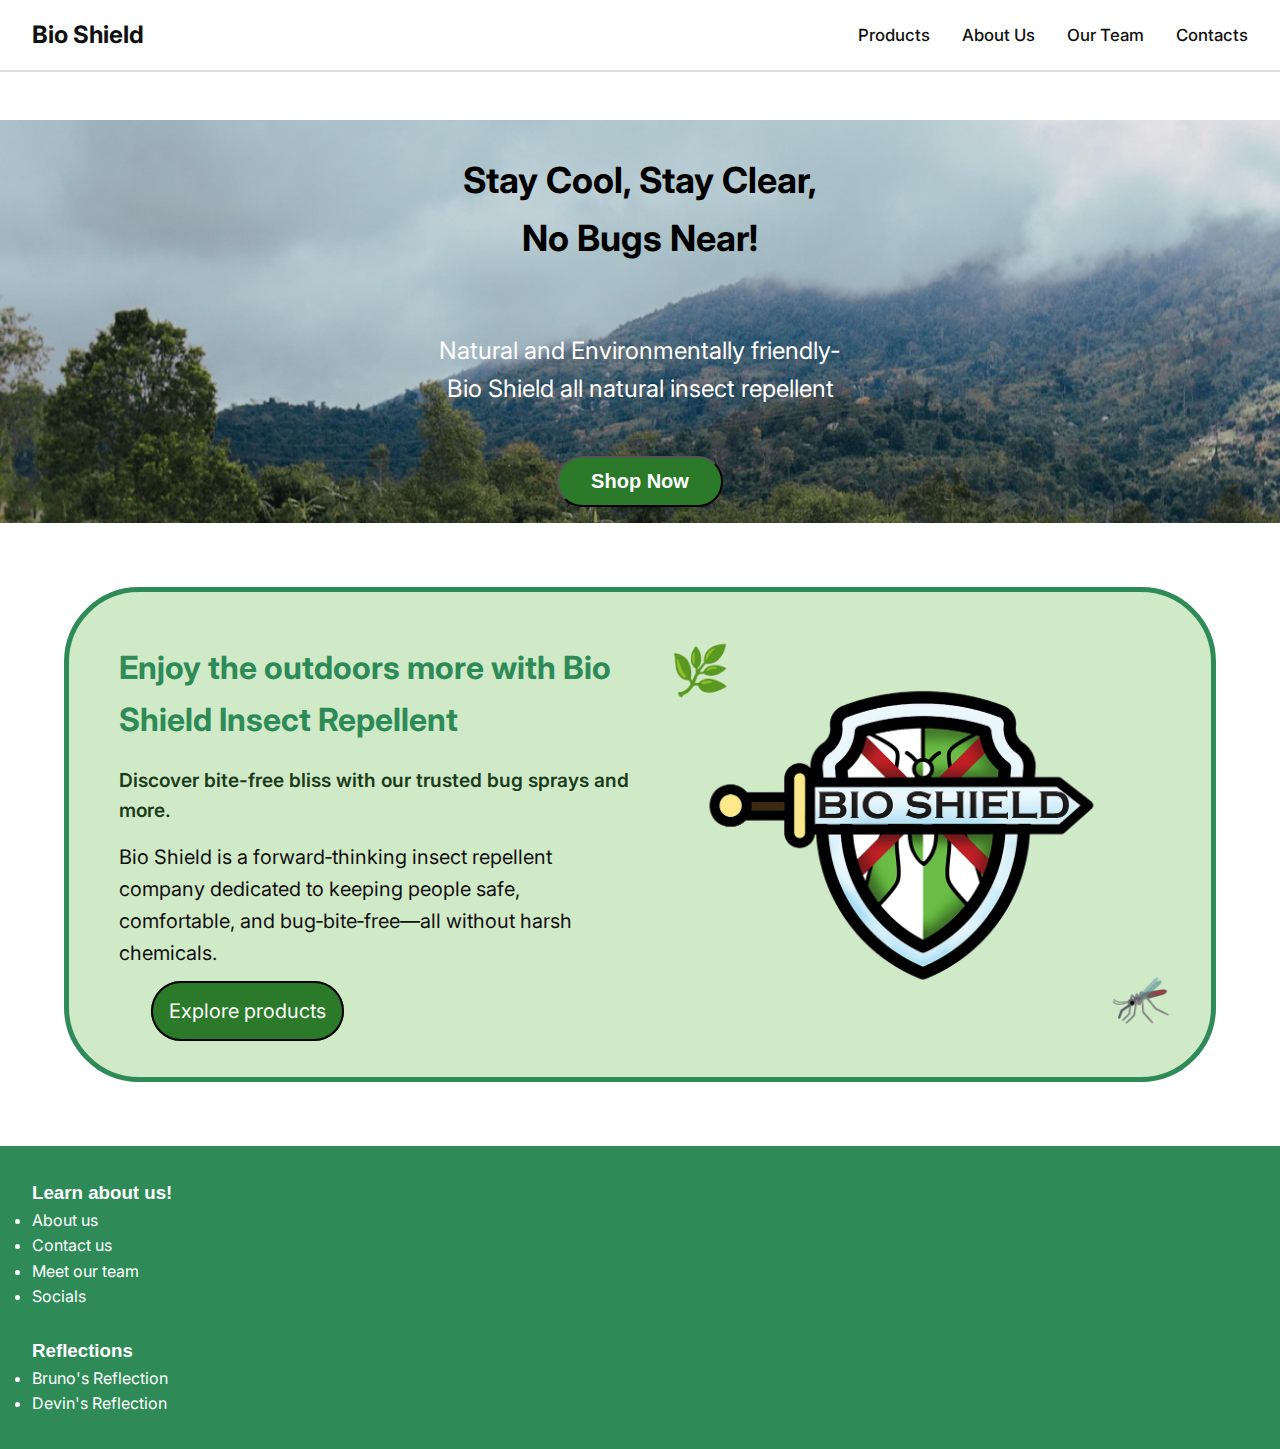
<file: index.html>
<!DOCTYPE html>
<html lang="en">
<head>
  <meta charset="UTF-8" />
  <meta name="viewport" content="width=device-width, initial-scale=1" />
  <title>Bio Shield-Home</title>
  <link rel="stylesheet" href="styles.css" />
  <link href="https://fonts.googleapis.com/css2?family=Inter:wght@400;700&display=swap" rel="stylesheet" />
</head>
<style>
    .left {
      flex: 1;
      min-width: 300px;
      padding: 20px;
    }

    .left h1 {
      color: #2e8b57;
      font-size: 2rem;
      margin-bottom: 20px;
    }

    .left h2 {
      color: #1a3c1a;
      font-size: 1.2rem;
      font-weight: 600;
      margin-bottom: 15px;
    }

    .left p {
      font-size: 1.25rem;
      line-height: 1.6;
    }

    .right {
      flex: 1;
      min-width: 300px;
      display: flex;
      justify-content: center;
      align-items: center;
      position: relative;
    }

    .logo-circle {
      width: 150px;
      height: 150px;
      background-color: #2e8b57;
      color: white;
      font-size: 2rem;
      font-weight: bold;
      display: flex;
      justify-content: center;
      align-items: center;
      border-radius: 50%;
    }

    /* Decorative elements */
    .decorative {
      position: absolute;
      font-size: 3rem;
      color: #a0d3a0;
    }

    .top-left {
      top: 10px;
      left: 10px;
    }

    .bottom-right {
      bottom: 10px;
      right: 10px;
    }
  </style>
<body>
  <!--This is for the top navigation bar (needs to edited)-->
  <header>
    <nav class="navbar">
      <div class="logo"><a href="../index.html">Bio Shield</a></div>
      <ul class="nav-links">
        <li><a href="Product/products.html">Products</a></li>
        <li><a href="About/about.html">About Us</a></li>
        <li><a href="Team/team.html">Our Team</a></li>
        <li><a href="Contact/Contact.html">Contacts</a></li>
      </ul>
    </nav>
  </header>
  <!--Below is the heading and CTA, the background needs fixing and needs a transparent black filter-->
  <div class="BG1">
  <main>
    <section class="hero">
      <div class="top"><h1>Stay Cool, Stay Clear, 
        No Bugs Near!</h1></div>
      <p>Natural and Environmentally friendly- Bio Shield all natural insect repellent</p>
      <button class="Shp-Btn"><a href="Product/products.html">Shop Now</a></button>
    </section>
  </main>
</div>
<!--Below is the decoration contanier (could be resized)-->
  <div class="container">
    <div class="left">
      <h1>Enjoy the outdoors more with Bio Shield Insect Repellent</h1>
      <h2>Discover bite-free bliss with our trusted bug sprays and more.</h2>
      <p>
        Bio Shield is a forward‑thinking insect repellent company dedicated to keeping people safe, comfortable, and bug‑bite‑free—all without harsh chemicals. 
      </p>
    </br>
      <a href="Product/products.html" class="btn">Explore products</a>
    </div>
    <div class="right">
      <img src="Images/Shield logos.png" width="489">
      <div class="decorative top-left">🌿</div>
      <div class="decorative bottom-right">🦟</div>
    </div>
  </div>
  <!-- The ending of the page-->
   <!-- Below is the socials tab-->
  <div class="bg2">
    <div class="BtmLinks">
      <h3>Learn about us!</h3>
      <ul>
      <li><a href="About/about.html">About us</a></li>
      <li><a href="Contact/Contact.html">Contact us</a></li>
      <li><a href="Team/team.html">Meet our team</a></li>
      <li>Socials</li>
      <br>
      <h3>Reflections</h3>
      <li><a href="Reflection.html/Bruno.html">Bruno's Reflection</a></li>
      <li><a href="Reflection.html/Devin.html">Devin's Reflection</a></li>
     </ul>
    </div>
  </div>
  </div>
</body>
</html>
</file>
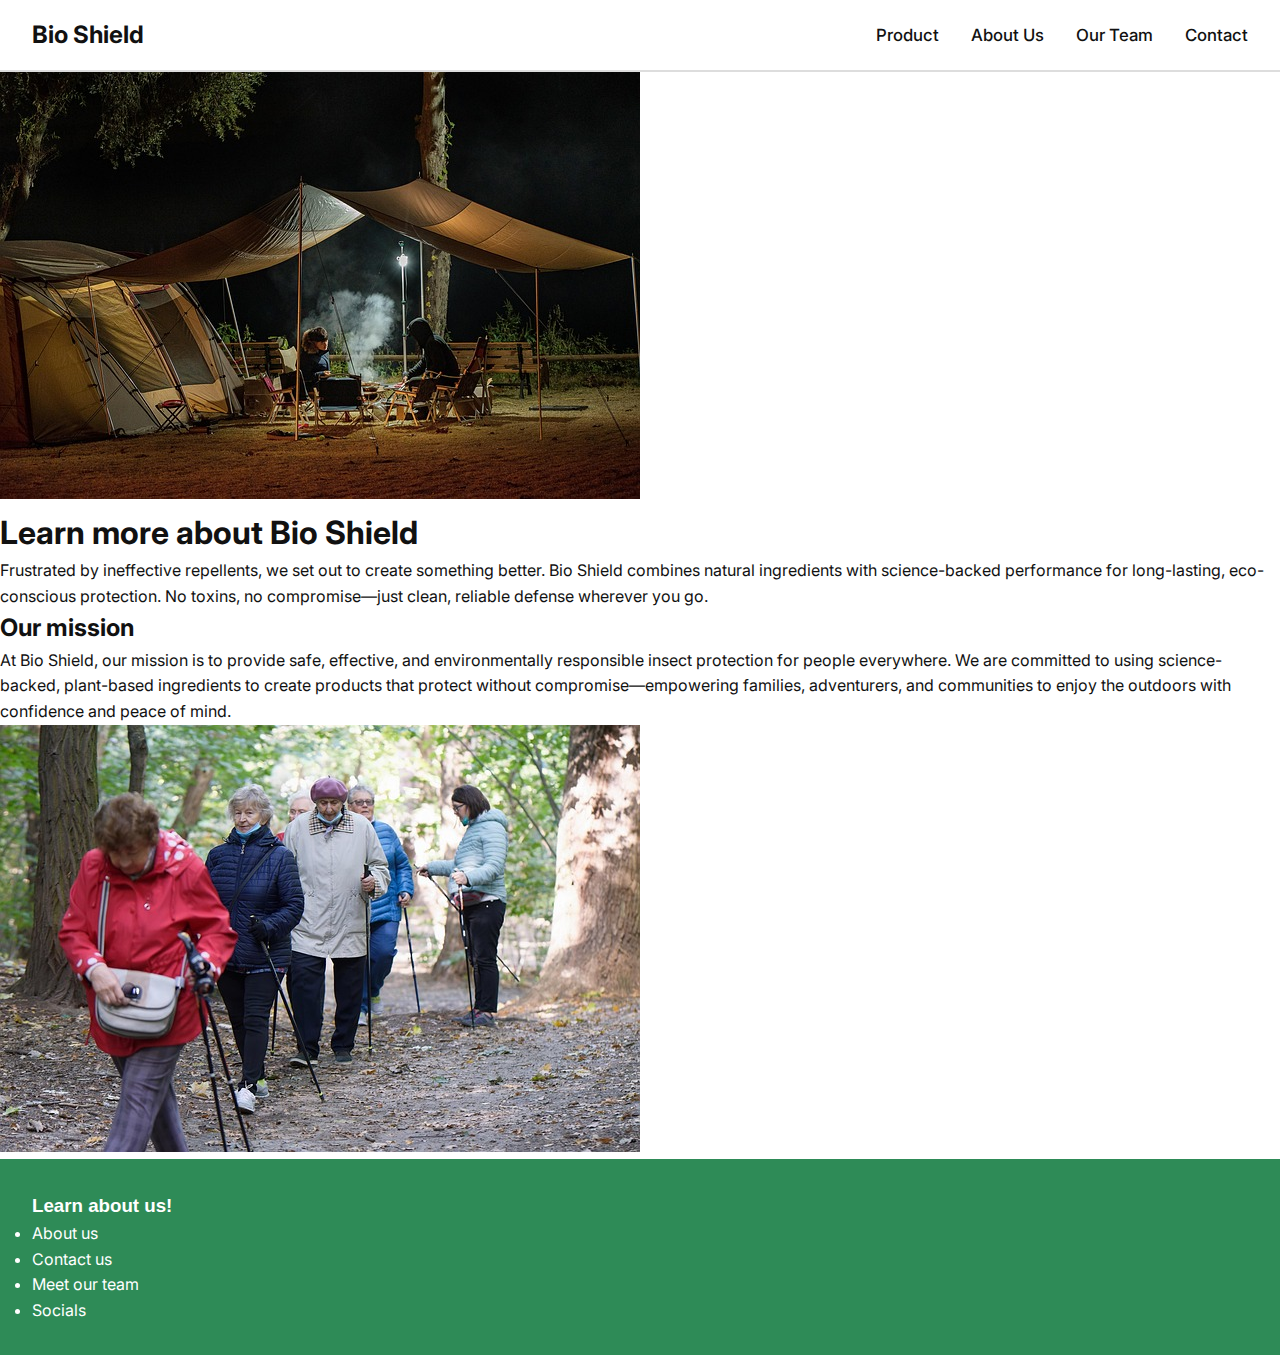
<file: About/about.html>
<!DOCTYPE html>
<html lang="en">
<head>
  <meta charset="UTF-8" />
  <meta name="viewport" content="width=device-width, initial-scale=1" />
  <title>Bio Shield- About us</title>
  <link rel="stylesheet" href="../styles.css" />
  <link href="https://fonts.googleapis.com/css2?family=Inter:wght@400;700&display=swap" rel="stylesheet" />
</head>
<body>
  <header>
    <nav class="navbar">
      <div class="logo"><a href="../index.html">Bio Shield</a></div>
      <ul class="nav-links">
        <li><a href="../Product/products.html">Product</a></li>
        <li><a href="../About/about.html">About Us</a></li>
        <li><a href="../Team/team.html">Our Team</a></li>
        <li><a href="../Contact/Contact.html">Contact</a></li>
      </ul>
    </nav>
  </header>

  <main>
    <div class="Imgcontanier1">
      <img src="../Images/people-4817872_640.jpg">
    <section class="hero2">
      <h1>Learn more about Bio Shield</h1>
      <p>Frustrated by ineffective repellents, we set out to create something better. Bio Shield combines natural ingredients with science-backed performance for long-lasting, eco-conscious protection. No toxins, no compromise—just clean, reliable defense wherever you go.</p>
    </div>
  </section>
    <div class="Imgcontanier2">
    <div class="hero3">
      <h2>Our mission</h2>
      <p>At Bio Shield, our mission is to provide safe, effective, and environmentally responsible insect protection for people everywhere. We are committed to using science-backed, plant-based ingredients to create products that protect without compromise—empowering families, adventurers, and communities to enjoy the outdoors with confidence and peace of mind.</p>
    <img src="../Images/elderly-6806996_640.jpg">
    </div>
    </div>
  </main>
  <div class="bg2">
    <div class="BtmLinks">
      <h3>Learn about us!</h3>
      <ul>
      <li><a href="About/about.html">About us</a></li>
      <li><a href="Contact/Contact.html">Contact us</a></li>
      <li><a href="Team/team.html">Meet our team</a></li>
      <li>Socials</li>
     </ul>
    </div>
  </div>
  </div>
</body>
</html>
</file>
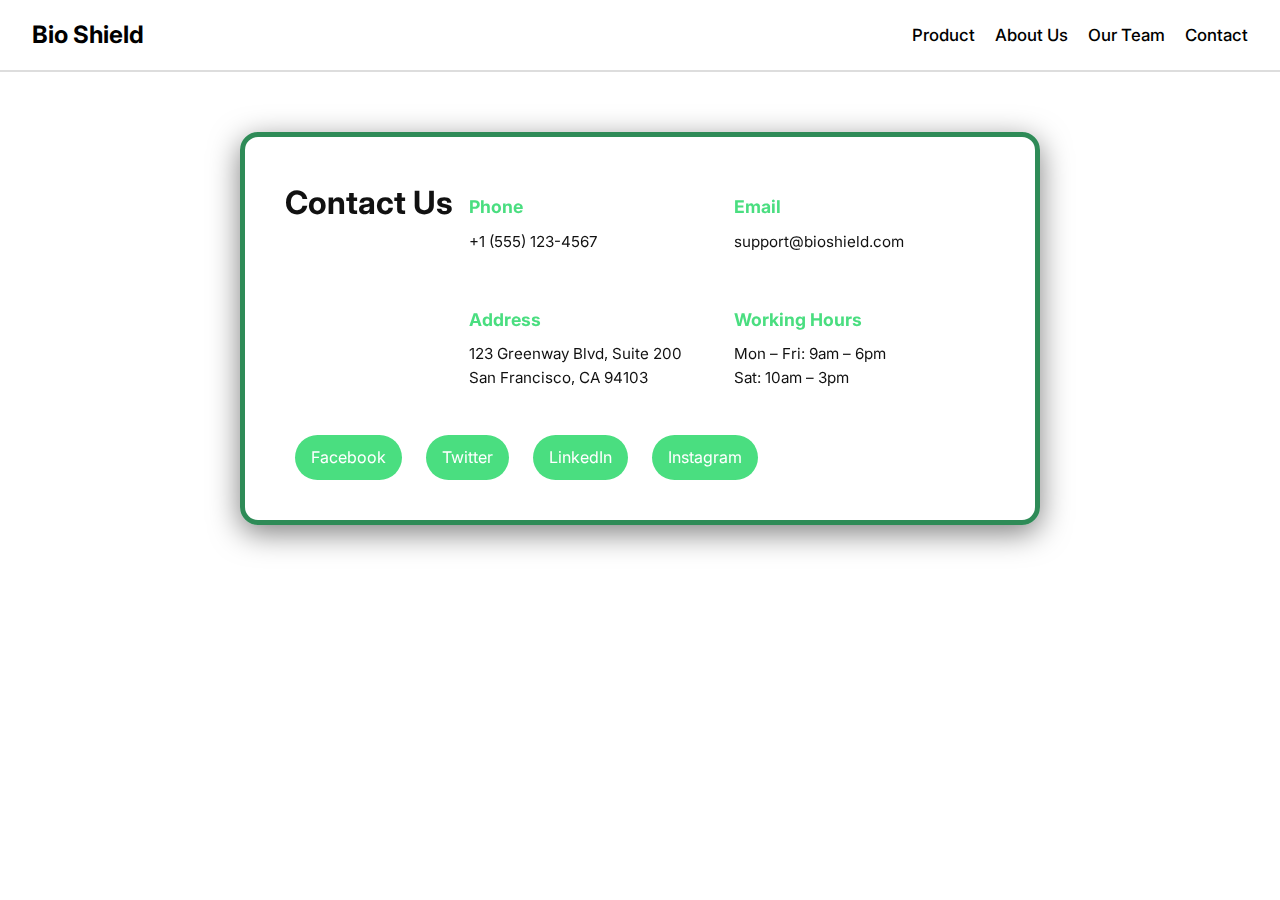
<file: Contact/Contact.html>
<!DOCTYPE html>
<html lang="en">
<head>
  <meta charset="UTF-8" />
  <meta name="viewport" content="width=device-width, initial-scale=1" />
  <title>Bio Shield</title>
  <link rel="stylesheet" href="../styles.css" />
  <link href="https://fonts.googleapis.com/css2?family=Inter:wght@400;700&display=swap" rel="stylesheet"/>
  <style>
    :root {
      --accent: #4ade80;
      font-family: Inter, system-ui, -apple-system, 'Segoe UI', Roboto, 'Helvetica Neue', Arial;
    }

    .logo a {
      text-decoration: none;
      font-size: 1.5rem;
      font-weight: 700;
      color: #000;
    }

    .nav-links {
      list-style: none;
      display: flex;
      gap: 20px;
    }

    .nav-links a {
      text-decoration: none;
      color: #000;
      font-weight: 500;
    }

    .nav-links a:hover {
      color: var(--accent);
    }

    .container {
      max-width: 800px;
      margin: 60px auto;
      background: rgba(255, 255, 255, 0.05);
      backdrop-filter: blur(6px);
      border-radius: 18px;
      padding: 40px;
      box-shadow: 0 8px 30px rgba(0, 0, 0, 0.5);
    }

    h1 {
      text-align: center;
      margin-bottom: 24px;
      font-size: 2rem;
      font-weight: 700;
    }

    .info {
      display: grid;
      gap: 20px;
      grid-template-columns: 1fr 1fr;
    }

    .info div {
      background: rgba(255, 255, 255, 0.08);
      border-radius: 12px;
      padding: 16px;
    }

    .info h3 {
      margin: 0 0 8px;
      font-size: 1.1rem;
      color: var(--accent);
    }

    .info p {
      margin: 0;
      font-size: 0.95rem;
    }

    .social {
      margin-top: 28px;
      text-align: center;
    }

    .social a {
      display: inline-block;
      margin: 0 10px;
      font-size: 1rem;
      color: #fff;
      background: var(--accent);
      padding: 10px 16px;
      border-radius: 30px;
      text-decoration: none;
      transition: background 0.2s;
    }

    .social a:hover {
      background: #22c55e;
    }

    @media (max-width: 600px) {
      .info {
        grid-template-columns: 1fr;
      }
    }
  </style>
</head>
<body>
  <header>
    <nav class="navbar">
      <div class="logo"><a href="../index.html">Bio Shield</a></div>
      <ul class="nav-links">
        <li><a href="../Product/products.html">Product</a></li>
        <li><a href="../About/about.html">About Us</a></li>
        <li><a href="../Team/team.html">Our Team</a></li>
        <li><a href="../Contact/Contact.html">Contact</a></li>
      </ul>
    </nav>
  </header>

  <main>
    <div class="container">
      <h1>Contact Us</h1>

      <section class="info">
        <div>
          <h3>Phone</h3>
          <p>+1 (555) 123-4567</p>
        </div>
        <div>
          <h3>Email</h3>
          <p>support@bioshield.com</p>
        </div>
        <div>
          <h3>Address</h3>
          <p>123 Greenway Blvd, Suite 200<br>San Francisco, CA 94103</p>
        </div>
        <div>
          <h3>Working Hours</h3>
          <p>Mon – Fri: 9am – 6pm<br>Sat: 10am – 3pm</p>
        </div>
      </section>

      <div class="social">
        <a href="#">Facebook</a>
        <a href="#">Twitter</a>
        <a href="#">LinkedIn</a>
        <a href="#">Instagram</a>
      </div>
    </div>
  </main>
</body>
</html>
</file>
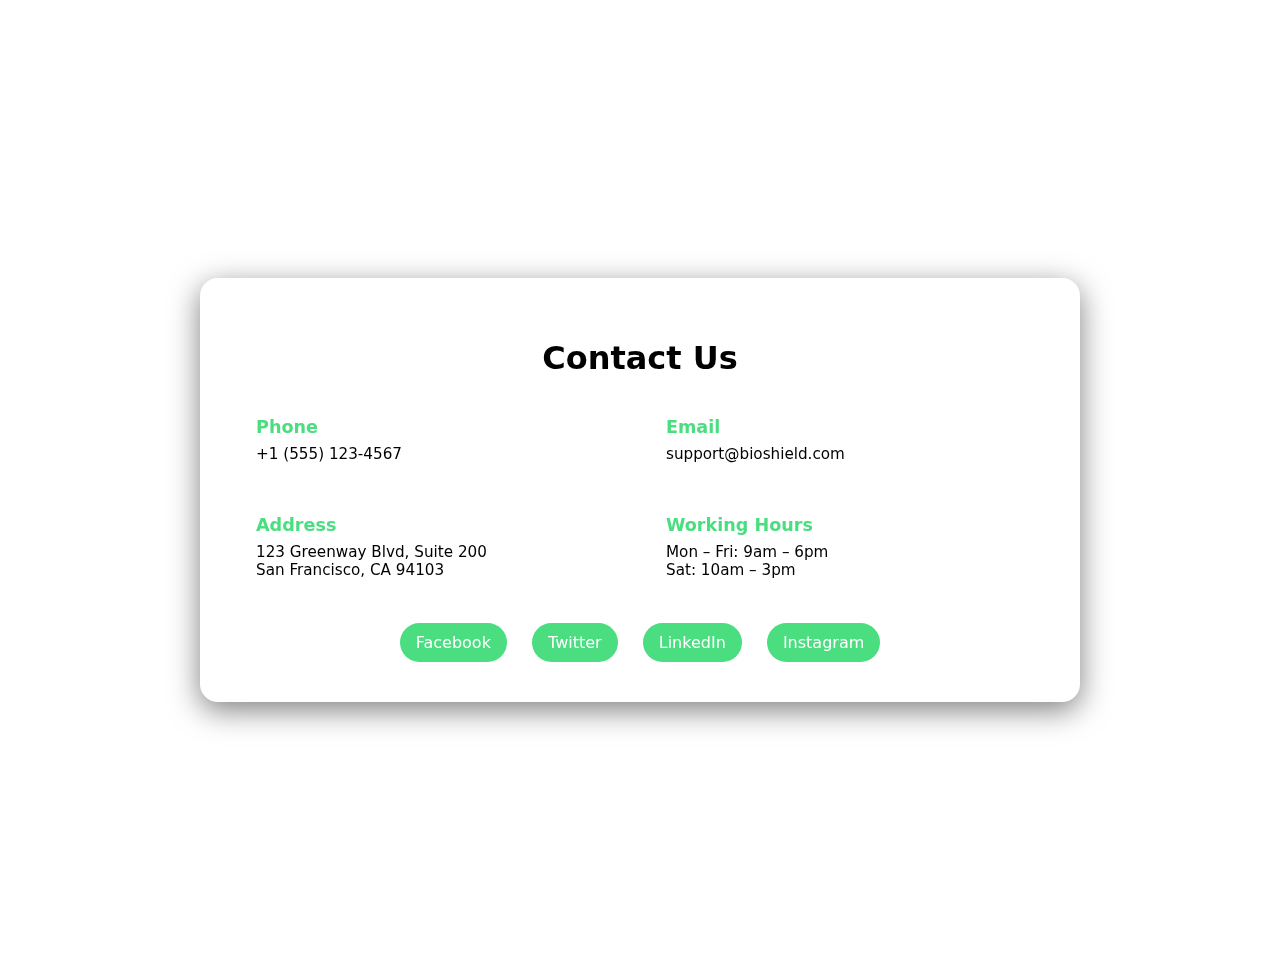
<file: Product/test.html>
<!doctype html>
<html lang="en">
<head>
  <meta charset="utf-8" />
  <meta name="viewport" content="width=device-width,initial-scale=1" />
  <title>Contact Us — BioShield</title>
  <style>
    :root{
      --accent: #4ade80;
      font-family: Inter, system-ui, -apple-system, 'Segoe UI', Roboto, 'Helvetica Neue', Arial;
    }
    body{
      margin:0;
      min-height:100vh;
      display:flex;
      align-items:center;
      justify-content:center;
      background:linear-gradient(180deg,#ffffff 0%, #ffffff 100%);
      color:#000000;
      padding:40px;
    }
    .container{
      max-width:800px;
      width:100%;
      background:rgba(255,255,255,0.05);
      backdrop-filter:blur(6px);
      border-radius:18px;
      padding:40px;
      box-shadow:0 8px 30px rgba(0,0,0,0.5);
    }
    h1{
      text-align:center;
      margin-bottom:24px;
      font-size:2rem;
      font-weight:700;
    }
    .info{
      display:grid;
      gap:20px;
      grid-template-columns:1fr 1fr;
    }
    .info div{
      background:rgba(255,255,255,0.08);
      border-radius:12px;
      padding:16px;
    }
    .info h3{
      margin:0 0 8px;
      font-size:1.1rem;
      color:var(--accent);
    }
    .info p{
      margin:0;
      font-size:0.95rem;
    }
    .social{
      margin-top:28px;
      text-align:center;
    }
    .social a{
      display:inline-block;
      margin:0 10px;
      font-size:1rem;
      color:#fff;
      background:var(--accent);
      padding:10px 16px;
      border-radius:30px;
      text-decoration:none;
      transition:background 0.2s;
    }
    .social a:hover{
      background:#22c55e;
    }
    @media (max-width:600px){
      .info{ grid-template-columns:1fr; }
    }
  </style>
</head>
<body>
  <div class="container">
    <h1>Contact Us</h1>

    <section class="info">
      <div>
        <h3>Phone</h3>
        <p>+1 (555) 123-4567</p>
      </div>
      <div>
        <h3>Email</h3>
        <p>support@bioshield.com</p>
      </div>
      <div>
        <h3>Address</h3>
        <p>123 Greenway Blvd, Suite 200<br>San Francisco, CA 94103</p>
      </div>
      <div>
        <h3>Working Hours</h3>
        <p>Mon – Fri: 9am – 6pm<br>Sat: 10am – 3pm</p>
      </div>
    </section>

    <div class="social">
      <a href="#">Facebook</a>
      <a href="#">Twitter</a>
      <a href="#">LinkedIn</a>
      <a href="#">Instagram</a>
    </div>
  </div>
</body>
</html>
</file>
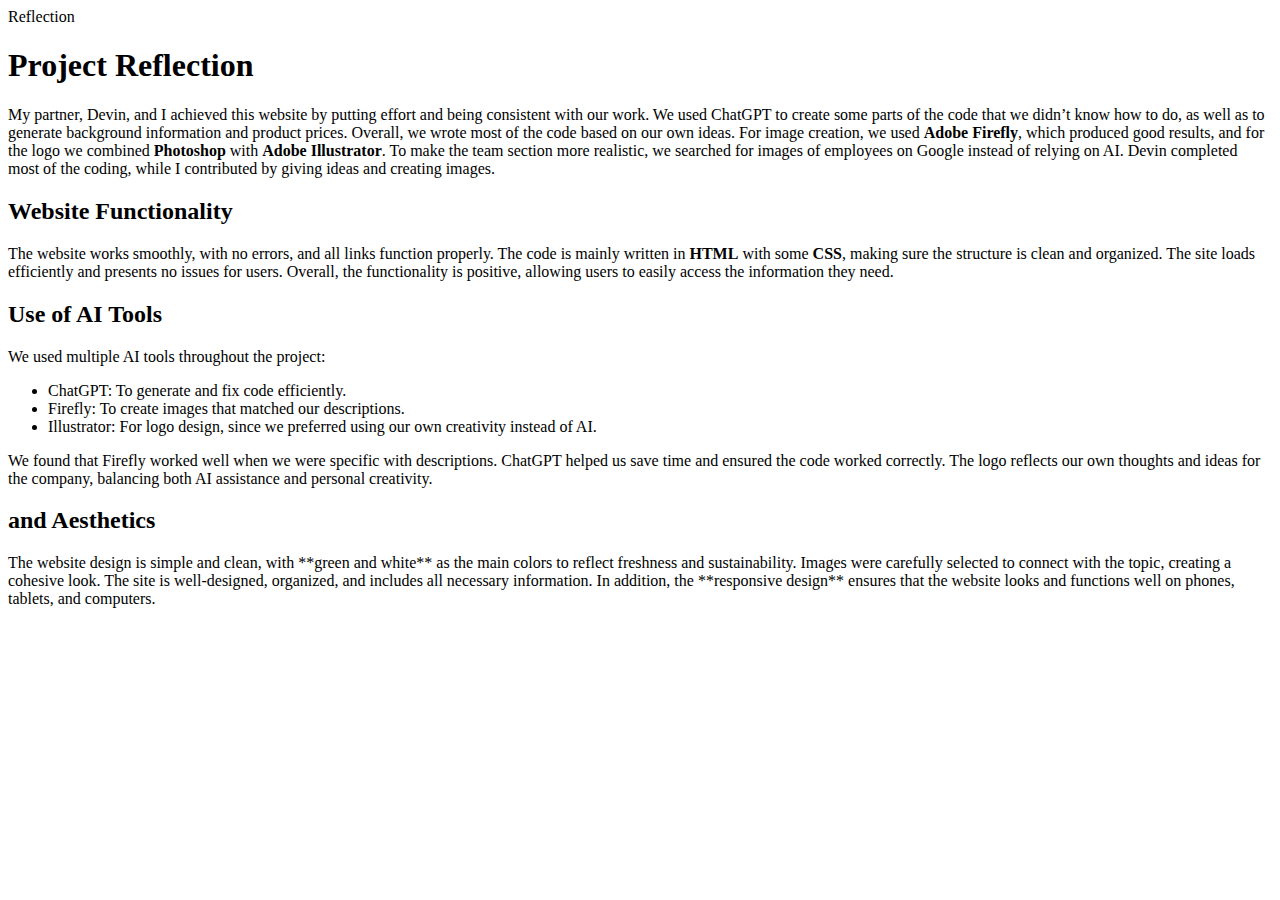
<file: Reflection.html/Bruno.html>
<!DOCTYPE html>
<html>
    <head>
        <title>Bruno's project Reflection</title>
    </head>
    <body>
<header>Reflection</header>
<h1>Project Reflection</h1> 
<p>My partner, Devin, and I achieved this website by putting effort and being consistent with our work. We used ChatGPT to create some parts of the code that we didn’t know how to do, as well as to generate background information and product prices. Overall, we wrote most of the code based on our own ideas. For image creation, we used <b>Adobe Firefly</b>, which produced good results, and for the logo we combined <b>Photoshop</b> with <b>Adobe Illustrator</b>. To make the team section more realistic, we searched for images of employees on Google instead of relying on AI. Devin completed most of the coding, while I contributed by giving ideas and creating images.
</p>

<h2> Website Functionality </h2>
<p>The website works smoothly, with no errors, and all links function properly. The code is mainly written in <b>HTML</b> with some <b>CSS</b>, making sure the structure is clean and organized. The site loads efficiently and presents no issues for users. Overall, the functionality is positive, allowing users to easily access the information they need.
</p>

<h2>Use of AI Tools</h2>  
<p>We used multiple AI tools throughout the project: 
    <ul>
<li>ChatGPT: To generate and fix code efficiently.</li>
<li>Firefly: To create images that matched our descriptions.</li>
<li>Illustrator: For logo design, since we preferred using our own creativity instead of AI.</li>
    </ul>
</p>
<p>We found that Firefly worked well when we were specific with descriptions. ChatGPT helped us save time and ensured the code worked correctly. The logo reflects our own thoughts and ideas for the company, balancing both AI assistance and personal creativity.
</p>

<h2>and Aesthetics</h2>  
<p>The website design is simple and clean, with **green and white** as the main colors to reflect freshness and sustainability. Images were carefully selected to connect with the topic, creating a cohesive look. The site is well-designed, organized, and includes all necessary information. In addition, the **responsive design** ensures that the website looks and functions well on phones, tablets, and computers.
</p>    
</body>
</html>
</file>
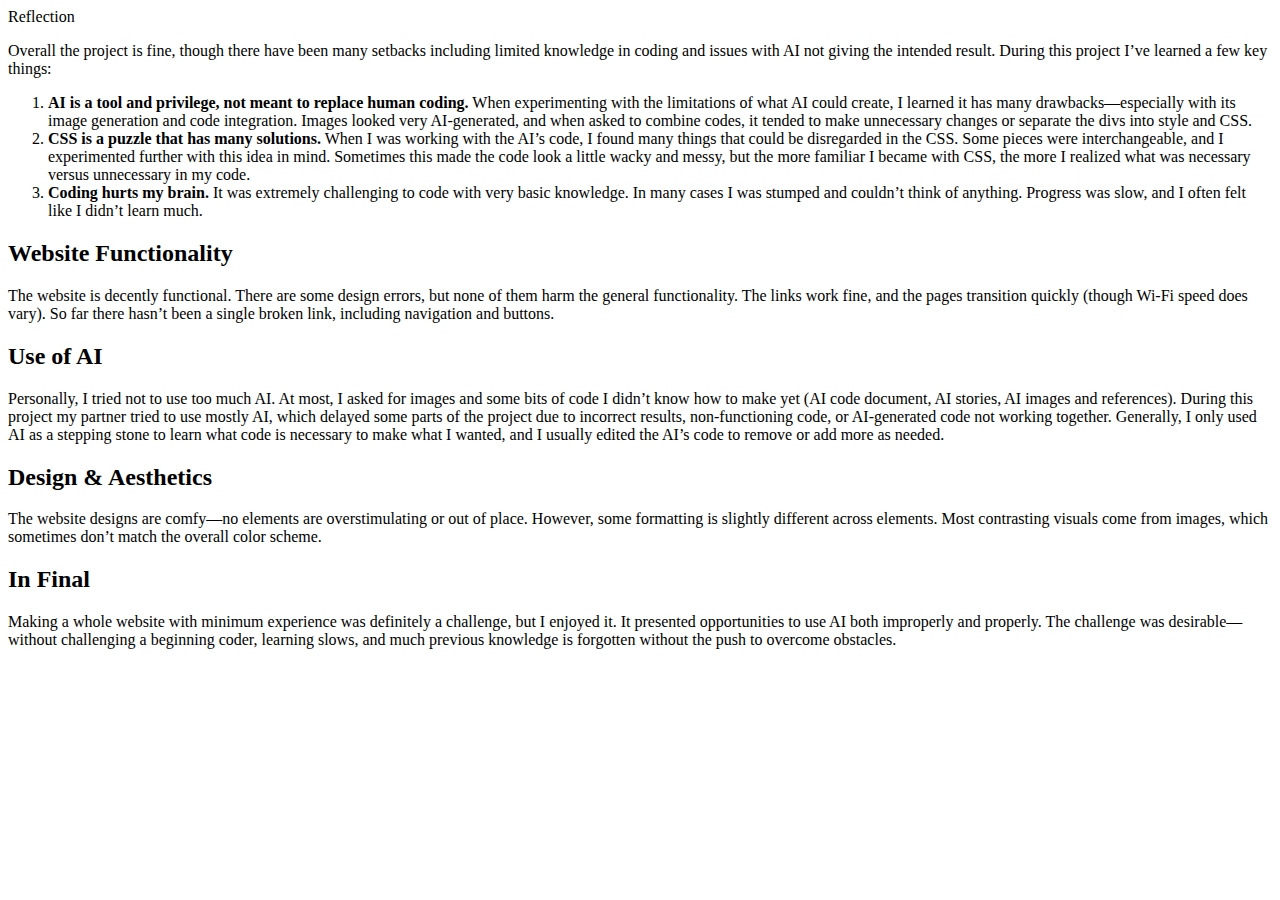
<file: Reflection.html/Devin.html>
<!DOCTYPE html>
<html>
   <head>
      <title>Devin Project Reflection</title>
   </head>
   <body>
<header>Reflection</header>

<p>Overall the project is fine, though there have been many setbacks including limited knowledge in coding and issues with AI not giving the intended result. During this project I’ve learned a few key things:
</p>
<ol>
   <li><b>AI is a tool and privilege, not meant to replace human coding.</b> 
   When experimenting with the limitations of what AI could create, I learned it has many drawbacks—especially with its image generation and code integration. Images looked very AI-generated, and when asked to combine codes, it tended to make unnecessary changes or separate the divs into style and CSS.
   </li>
   <li>
     <b>CSS is a puzzle that has many solutions.</b>
   When I was working with the AI’s code, I found many things that could be disregarded in the CSS. Some pieces were interchangeable, and I experimented further with this idea in mind. Sometimes this made the code look a little wacky and messy, but the more familiar I became with CSS, the more I realized what was necessary versus unnecessary in my code.
   </li>
   <li><b>Coding hurts my brain.</b>
   It was extremely challenging to code with very basic knowledge. In many cases I was stumped and couldn’t think of anything. Progress was slow, and I often felt like I didn’t learn much.</li>
</ol>

<h2>Website Functionality</h2>

<p>The website is decently functional. There are some design errors, but none of them harm the general functionality. The links work fine, and the pages transition quickly (though Wi-Fi speed does vary). So far there hasn’t been a single broken link, including navigation and buttons.
</p>

<h2>Use of AI</h2>

<p>Personally, I tried not to use too much AI. At most, I asked for images and some bits of code I didn’t know how to make yet (AI code document, AI stories, AI images and references).  

During this project my partner tried to use mostly AI, which delayed some parts of the project due to incorrect results, non-functioning code, or AI-generated code not working together.  

Generally, I only used AI as a stepping stone to learn what code is necessary to make what I wanted, and I usually edited the AI’s code to remove or add more as needed.
</p>

<h2>Design & Aesthetics</h2>
<p>The website designs are comfy—no elements are overstimulating or out of place. However, some formatting is slightly different across elements. Most contrasting visuals come from images, which sometimes don’t match the overall color scheme.
</p>

<h2>In Final</h2>

<p>Making a whole website with minimum experience was definitely a challenge, but I enjoyed it. It presented opportunities to use AI both improperly and properly.  

The challenge was desirable—without challenging a beginning coder, learning slows, and much previous knowledge is forgotten without the push to overcome obstacles.
</p>
</file>
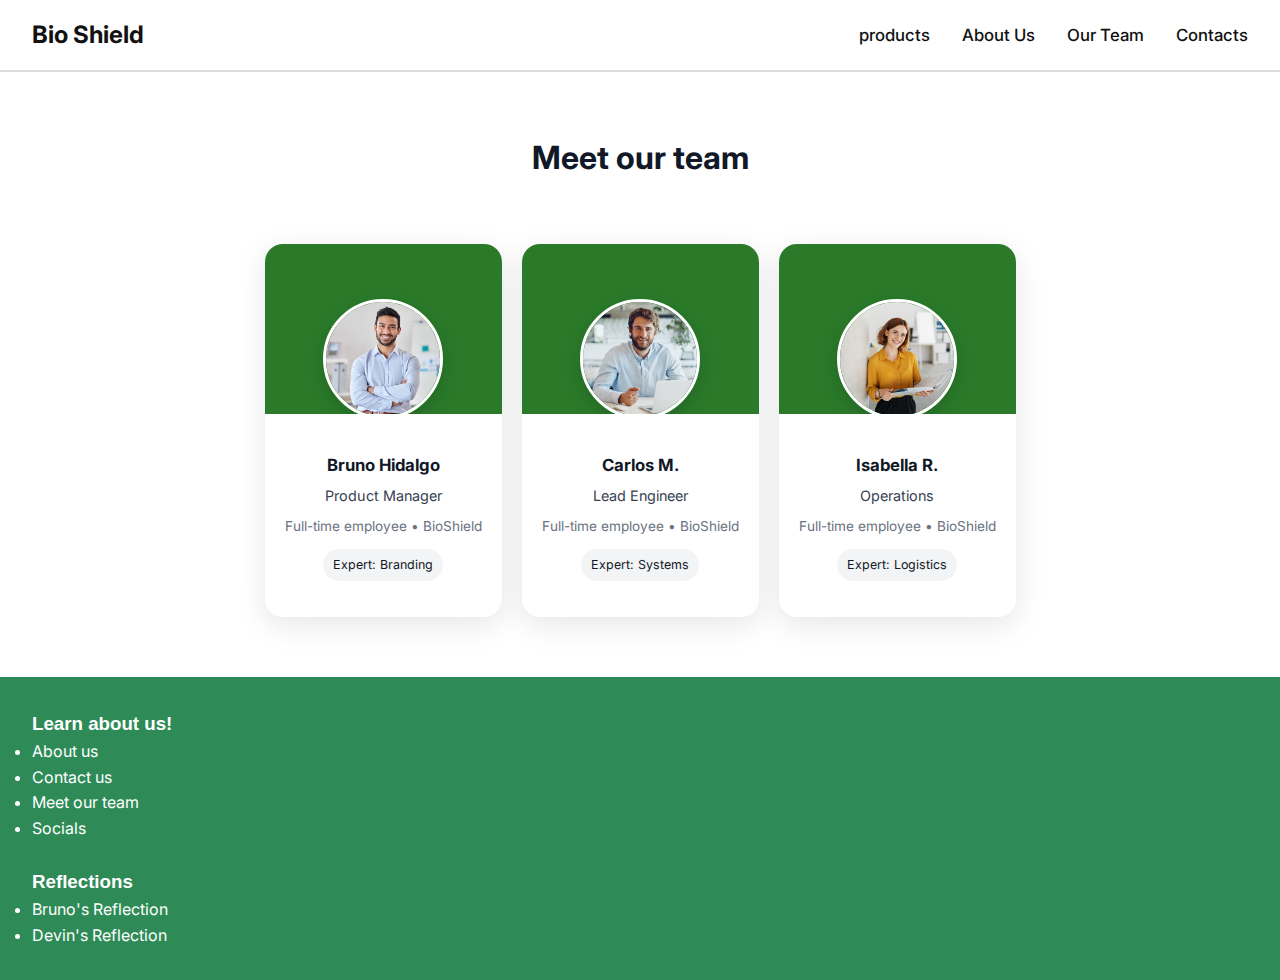
<file: Team/team.html>
<!DOCTYPE html>
<html lang="en">
<head>
  <meta charset="UTF-8" />
  <meta name="viewport" content="width=device-width, initial-scale=1" />
  <title>Our Team — BioShield</title>
  <link href="https://fonts.googleapis.com/css2?family=Inter:wght@400;700&display=swap" rel="stylesheet" />
  <style>

    * {
    box-sizing: border-box;
    margin: 0;
    padding: 0;
  }

body {
    font-family: 'Inter', sans-serif;
    background-color: #fff;
    color: #111;
    line-height: 1.6;
  }

    /* Navbar Styles */
    .navbar {
    overflow: auto;
    font-family: 'inter', sans-serif;
    background-color: #ffffff;
    margin: 0 auto;
    padding: 1rem 2rem;
    display: flex;
    align-items: center;
    justify-content: space-between;
  }
    
  a {
    text-decoration: none;
    color: inherit;
  }
    
  header {
    border-bottom: 2px solid #ddd;
  }

  
  .logo { 
    font-weight: 700;
    font-size: 1.5rem;
    color: #111;
  }
  
  .nav-links {
    list-style: none;
    display: flex;
    gap: 2rem;
  }
  
  .nav-links a {
    font-weight: 500;
    font-size: 1.05rem;
    color: #111;
    transition: color 0.3s ease;
  }
  
  .nav-links a:hover {
    color: #2a7a2a; /* dark green hover */
  }
  
  .nav-actions .btn {
    font-weight: 600;
    font-size: 1rem;
    cursor: pointer;
    padding: 0.5rem 1.25rem;
    border: none;
    border-radius: 4px;
    transition: background-color 0.3s ease;
  }
    /* Hero Section */
    .hero {
      text-align: center;
      padding: 80px 20px;
      max-width: 800px;
      margin: 0 auto;
    }

    .hero h1 {
      font-size: 2.5rem;
      margin-bottom: 20px;
      color: #111827;
    }

    .hero p {
      font-size: 1.2rem;
      margin-bottom: 30px;
      color: #4b5563;
    }

    .btn-large {
      padding: 14px 28px;
      font-size: 1rem;
      border-radius: 6px;
    }

    /* Team Section */
    .team-wrap {
      display: flex;
      gap: 20px;
      flex-wrap: wrap;
      max-width: 1100px;
      justify-content: center;
      margin: 60px auto;
      padding: 0 20px;
    }

    .card {
      width: var(--card-w);
      border-radius: 18px;
      overflow: hidden;
      box-shadow: 0 8px 30px rgba(0, 0, 0, 0.1);
      background: #ffffff;
    }

    .bg-stage {
      height: 170px;
      position: relative;
      display: flex;
      align-items: center;
      justify-content: center;
      overflow: hidden;
    }

    .bg-stage.one { background-color: #2a7a2a;}
    .bg-stage.two { background-color: #2a7a2a;}
    .bg-stage.three { background-color: #2a7a2a;}

    .bg-stage::before,
    .bg-stage::after {
      content: "";
      position: absolute;
      border-radius: 50%;
      opacity: 0.12;
      filter: blur(24px);
    }

    .bg-stage::before { width: 220px; height: 220px; right: 10%; top: -30%; }
    .bg-stage::after { width: 120px; height: 120px; left: -10%; bottom: -20%; }

    .portrait {
      width: 120px;
      height: 120px;
      border-radius: 50%;
      object-fit: cover;
      border: 3px solid #ffffff;
      box-shadow: 0 6px 20px rgba(0, 0, 0, 0.15);
      transform: translateY(30px);
      background: #fff;
    }

    .card-body {
      padding: 28px 20px 36px;
      text-align: center;
    }

    .name {
      font-weight: 700;
      font-size: 1.05rem;
      margin: 10px 0 6px;
      color: #111827;
    }

    .role {
      font-size: 0.9rem;
      color: #374151;
      margin-bottom: 8px;
    }

    .meta {
      font-size: 0.85rem;
      color: #6b7280;
    }

    .tag {
      display: inline-block;
      padding: 6px 10px;
      border-radius: 999px;
      margin-top: 12px;
      font-size: 0.78rem;
      background: #f3f4f6;
      color: #111827;
    }

    @media (max-width: 720px) {
      .team-wrap { gap: 16px; }
      .card { width: 100%; max-width: 380px; }
      .navbar { flex-direction: column; gap: 12px; }
      .hero h1 { font-size: 2rem; }
    }

        .bg2 {
      background-color:#2e8b57;
      background-repeat: no-repeat;
      background-position: bottom;
      padding: 3rem;
      text-decoration: none;
      padding: 2rem;
    }

    .BtmLinks {
      color: #fff;
      font-size: 1rem;
      text-decoration: none;
      text-align: left;
    }

    .BtmLinks a {
      text-decoration: none;
      color: inherit;
    }

    .BtmLinks h3 {
      font-family: arial, sans-serif;
    }
  </style>
</head>
<body>

  <!-- Header with Nav -->
  <header>
    <nav class="navbar">
      <div class="logo"><a href="../index.html">Bio Shield</div>
      <ul class="nav-links">
        <li><a href="../Product/products.html">products</a></li>
        <li><a href="../About/about.html">About Us</a></li>
        <li><a href="../Team/team.html">Our Team</a></li>
        <li><a href="../Contact/Contact.html">Contacts</a></li>
      </ul>
    </nav>
  </header>

  <!-- Hero Section -->
  <main>
    <!-- Team Section -->
    <h1 style="text-align:center;color:#111827;margin-top:60px;">Meet our team</h1>
    <section class="team-wrap">
      <!-- Member 1 -->
      <article class="card">
        <div class="bg-stage one">
          <img class="portrait" src="../Images/istockphoto-1399565382-612x612.jpg" alt="Bruno Hidalgo">
        </div>
        <div class="card-body">
          <div class="name">Bruno Hidalgo</div>
          <div class="role">Product Manager</div>
          <div class="meta">Full-time employee • BioShield</div>
          <div class="tag">Expert: Branding</div>
        </div>
      </article>

      <!-- Member 2 -->
      <article class="card">
        <div class="bg-stage two">
          <img class="portrait" src="../Images/360_F_332588811_bYNAWoxbBHaAvIFfHNKk71OZrNBlzAVQ.jpg" alt="Carlos M.">
        </div>
        <div class="card-body">
          <div class="name">Carlos M.</div>
          <div class="role">Lead Engineer</div>
          <div class="meta">Full-time employee • BioShield</div>
          <div class="tag">Expert: Systems</div>
        </div>
      </article>

      <!-- Member 3 -->
      <article class="card">
        <div class="bg-stage three">
          <img class="portrait" src="../Images/360_F_358930412_rodvr4vvY4LG0bUG8MKC3wwCZhWGozcW.jpg" alt="Isabella R.">
        </div>
        <div class="card-body">
          <div class="name">Isabella R.</div>
          <div class="role">Operations</div>
          <div class="meta">Full-time employee • BioShield</div>
          <div class="tag">Expert: Logistics</div>
        </div>
      </article>
    </section>
  </main>
  <div class="bg2">
    <div class="BtmLinks">
      <h3>Learn about us!</h3>
      <ul>
      <li><a href="../About/about.html">About us</a></li>
      <li><a href="../Contact/Contact.html">Contact us</a></li>
      <li><a href="../Team/team.html">Meet our team</a></li>
      <li>Socials</li>
      <br>
      <h3>Reflections</h3>
      <li><a href="../Reflection.html/Bruno.html">Bruno's Reflection</a></li>
      <li><a href="../Reflection.html/Devin.html">Devin's Reflection</a></li>
     </ul>
    </div>
  </div>
</body>
</html>
</file>
<file: styles.css>
/* Reset & basics */
* {
    box-sizing: border-box;
    margin: 0;
    padding: 0;
  }
/* Background images and the Background*/
    .BG1 {
  background-image: url(Images/Family\ Camping.jpg);
  background-repeat: no-repeat;
  background-position: center;
  background-size: 2000px 1500px;
  background-attachment: fixed;
}
  
  body {
    font-family: 'Inter', sans-serif;
    background-color: #fff;
    color: #111;
    line-height: 1.6;
  }

  /*The top Navigation Bar*/
  
  .navbar {
    overflow: auto;
    font-family: 'inter', sans-serif;
    background-color: #ffffff;
    margin: 0 auto;
    padding: 1rem 2rem;
    display: flex;
    align-items: center;
    justify-content: space-between;
  }
    
  a {
    text-decoration: none;
    color: inherit;
  }
    
  header {
    border-bottom: 2px solid #ddd;
  }

  
  .logo { 
    font-weight: 700;
    font-size: 1.5rem;
    color: #111;
  }
  
  .nav-links {
    list-style: none;
    display: flex;
    gap: 2rem;
  }
  
  .nav-links a {
    font-weight: 500;
    font-size: 1.05rem;
    color: #111;
    transition: color 0.3s ease;
  }
  
  .nav-links a:hover {
    color: #2a7a2a; /* dark green hover */
  }
  
  .nav-actions .btn {
    font-weight: 600;
    font-size: 1rem;
    cursor: pointer;
    padding: 0.5rem 1.25rem;
    border: none;
    border-radius: 4px;
    transition: background-color 0.3s ease;
  }
  
  /* Buttons */

  .Shp-Btn {
    display: inline block;
    font-size: 1.25rem;
    padding: 0.75rem 2rem;
    margin-top: 1rem;
    border-radius: 25px;
    margin: 1rem;
    background-color: #2a7a2a;
    color: #ffffff;
    text-decoration: none;
    font-weight: bold;
  }
  .btn-green {
    background-color: #37a837; /* green */
    color: white;
  }
  
  .btn-green:hover {
    background-color: #2a7a2a;
  }

    .btn-large {
    font-size: 1.25rem;
    padding: 0.75rem 2rem;
    border-radius: 6px;
  }

  .btn {
    background-color: #2a7a2a;
    padding: 1rem;
    margin: 2rem;
    border-radius: 2rem;
    border: 2px solid #000000;
    color: #fff;
    font-size: 1.25rem;
  }
  
  /* Hero section */

  .hero {
    max-width: 500px;
    margin: 3rem auto;
    padding: 0rem;
    text-align: center;
  }
  
  .hero h1 {
    font-size: 2.25rem;
    font-weight: 700;
    margin: 1rem;
    padding: 2rem;
    color: #000000;
    text-align: center;
  }

   .hero p {
    font-size: 1.5rem;
    margin: 2rem;
    color: #ffffff;
    text-align: center;
  }

  .container {
      display: flex;
      flex-wrap: wrap;
      background-color: #d0eac8;
      background-position: center;
      padding: 30px;
      border: 5px solid #2e8b57;
      border-radius: 75px;
      max-width: 1350px;
      text-align: left;
      margin: 4rem;
    }

    /* The bottom text and links*/

    .bg2 {
      background-color:#2e8b57;
      background-repeat: no-repeat;
      background-position: bottom;
      padding: 3rem;
      text-decoration: none;
      padding: 2rem;
    }

    .BtmLinks {
      color: #fff;
      font-size: 1rem;
      text-decoration: none;
      text-align: left;
    }

    .BtmLinks a {
      text-decoration: none;
      color: inherit;
    }

    .BtmLinks h3 {
      font-family: arial, sans-serif;
    }
</file>
